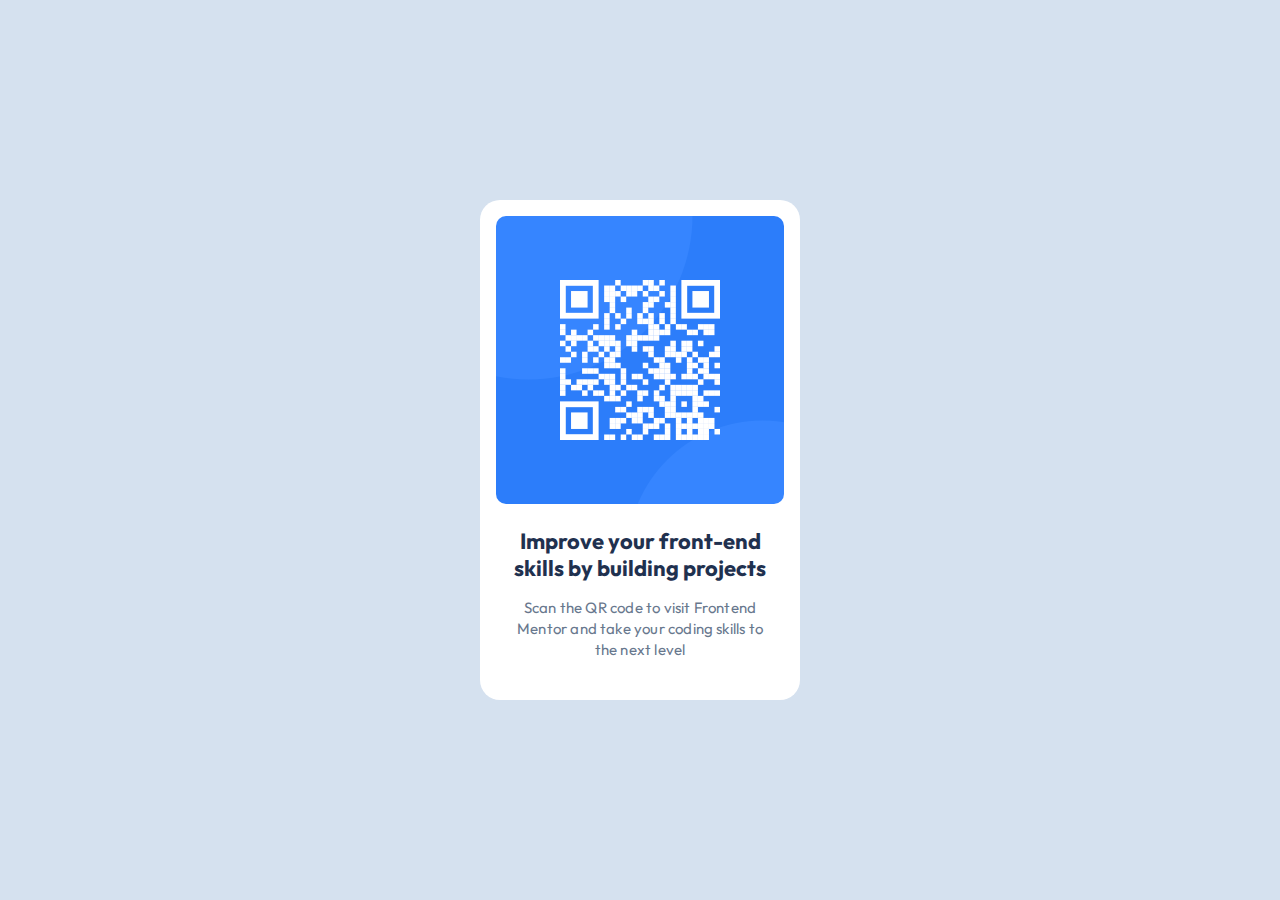
<file: qr-code-component-main/index.html>
<!DOCTYPE html>
<html lang="en">
  <head>
    <meta charset="UTF-8" />
    <meta name="viewport" content="width=device-width, initial-scale=1.0" />
    <!-- displays site properly based on user's device -->

    <link
      rel="icon"
      type="image/png"
      sizes="32x32"
      href="./images/favicon-32x32.png"
    />

    <link rel="preconnect" href="https://fonts.googleapis.com" />
    <link rel="preconnect" href="https://fonts.gstatic.com" crossorigin />
    <link
      href="https://fonts.googleapis.com/css2?family=Outfit:wght@100..900&display=swap"
      rel="stylesheet"
    />

    <title>Frontend Mentor | QR code component</title>

    <link rel="stylesheet" href="style.css" />
  </head>
  <body>
    <div class="container">
      <img
        class="container__qr_image"
        src="./images/image-qr-code.png"
        alt=""
      />
      <div class="container__desc">
        <h2 class="container__desc--heading">
          Improve your front-end skills by building projects
        </h2>
        <p>
          Scan the QR code to visit Frontend Mentor and take your coding skills
          to the next level
        </p>
      </div>
    </div>
  </body>
</html>
</file>
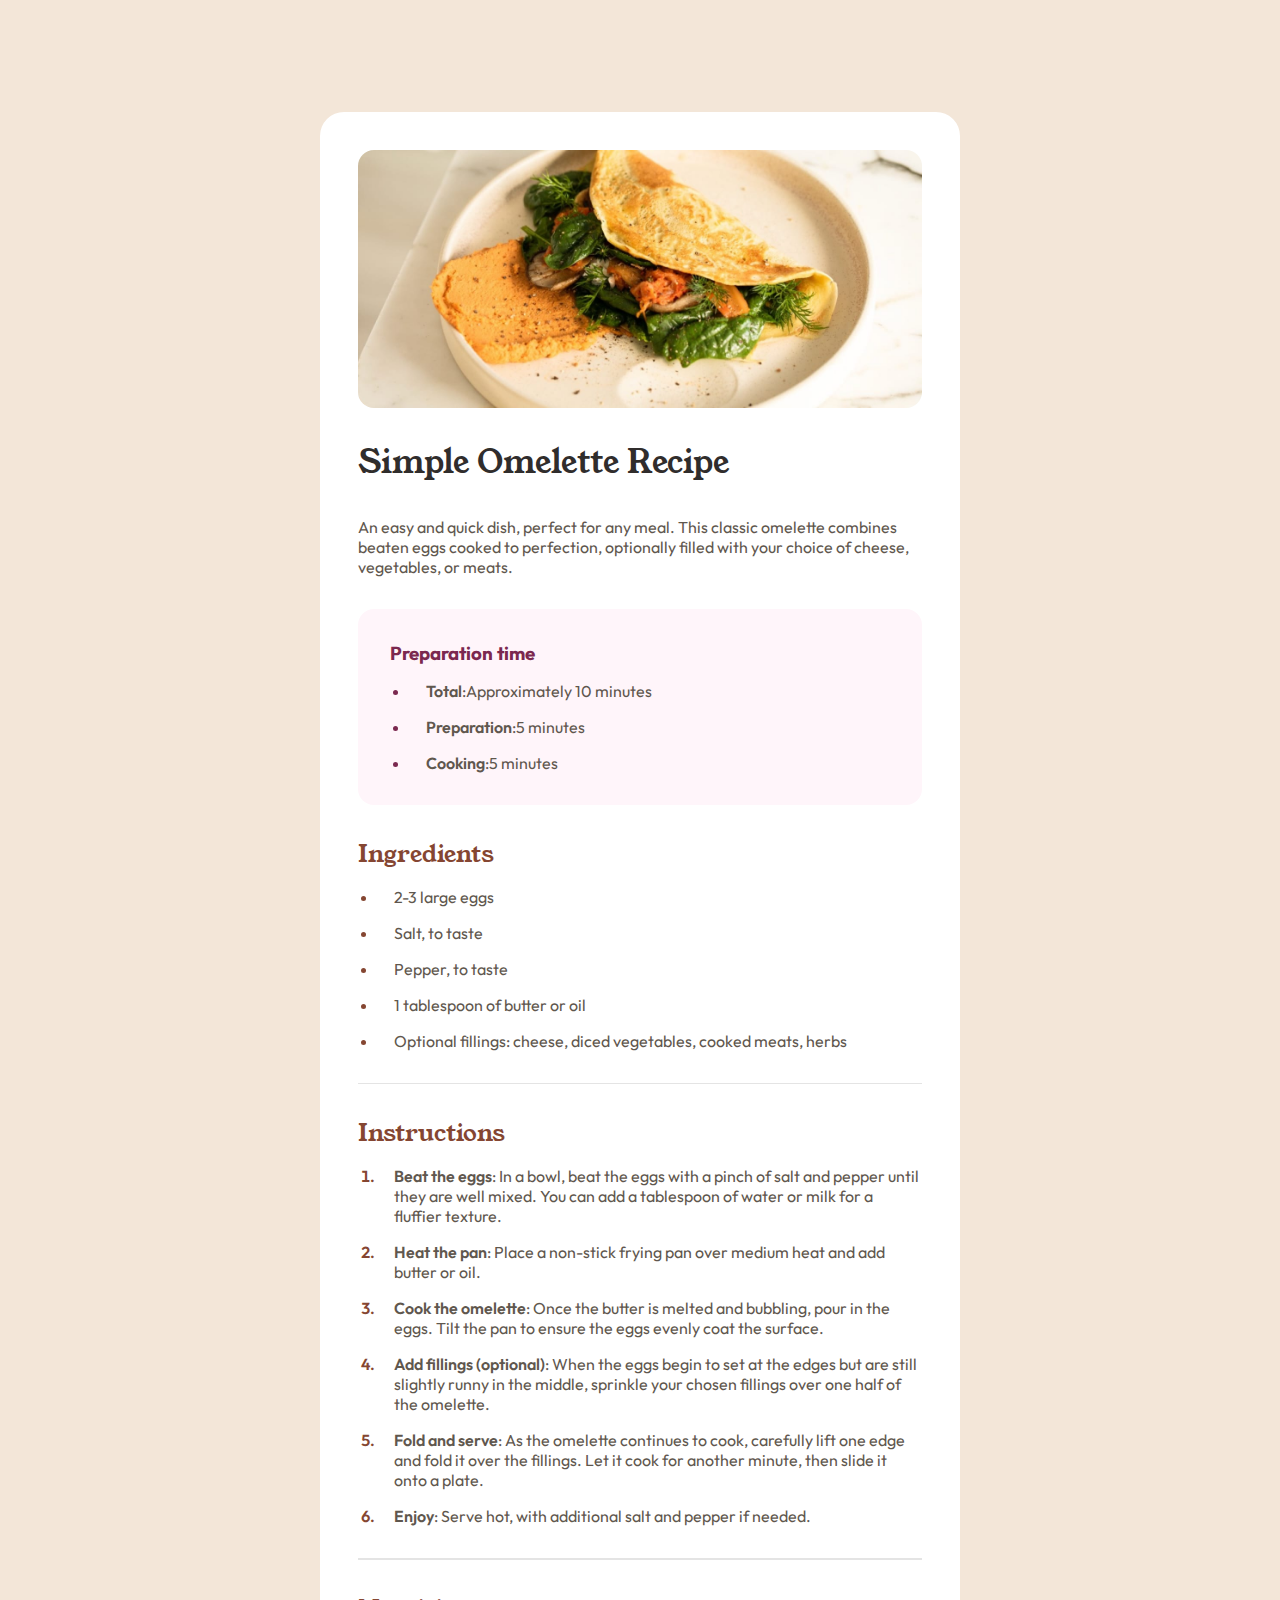
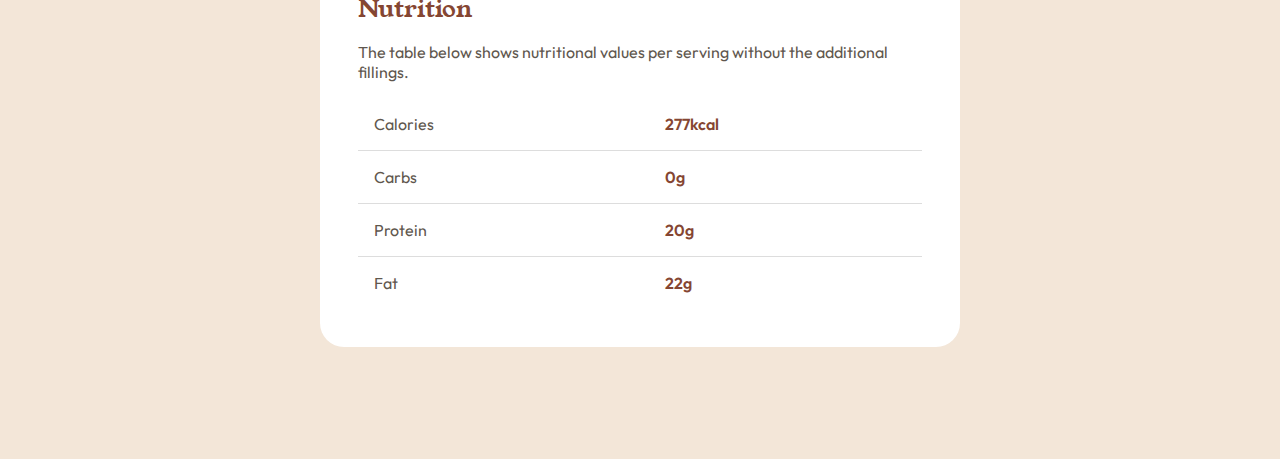
<file: recipe-page-main/index.html>
<!DOCTYPE html>
<html lang="en">
  <head>
    <meta charset="UTF-8" />
    <meta name="viewport" content="width=device-width, initial-scale=1.0" />

    <link
      rel="icon"
      type="image/png"
      sizes="32x32"
      href="./assets/images/favicon-32x32.png"
    />

    <title>Frontend Mentor | Recipe page</title>

    <link rel="stylesheet" href="style.css" />
    <link rel="preconnect" href="https://fonts.googleapis.com" />
    <link rel="preconnect" href="https://fonts.gstatic.com" crossorigin />
    <link
      href="https://fonts.googleapis.com/css2?family=Young+Serif&display=swap"
      rel="stylesheet"
    />
    <link
      href="https://fonts.googleapis.com/css2?family=Outfit:wght@100..900&display=swap"
      rel="stylesheet"
    />
  </head>
  <body>
    <div class="container">
      <img src="./assets/images/image-omelette.jpeg" alt="image-omelette" />
      <div class="container__items">
        <h1>Simple Omelette Recipe</h1>
        <p>
          An easy and quick dish, perfect for any meal. This classic omelette
          combines beaten eggs cooked to perfection, optionally filled with your
          choice of cheese, vegetables, or meats.
        </p>
        <div class="container__items__preparation_time">
          <h3>Preparation time</h3>
          <ul>
            <li><span>Total</span>:Approximately 10 minutes</li>
            <li><span>Preparation</span>:5 minutes</li>
            <li><span>Cooking</span>:5 minutes</li>
          </ul>
        </div>
        <div class="container__items__ingredients">
          <h2>Ingredients</h2>
          <ul>
            <li>2-3 large eggs</li>
            <li>Salt, to taste</li>
            <li>Pepper, to taste</li>
            <li>1 tablespoon of butter or oil</li>
            <li>
              Optional fillings: cheese, diced vegetables, cooked meats, herbs
            </li>
          </ul>
        </div>
        <hr />
        <div class="container__items__instructions">
          <h2>Instructions</h2>
          <ol>
            <li>
              <span>Beat the eggs</span>: In a bowl, beat the eggs with a pinch
              of salt and pepper until they are well mixed. You can add a
              tablespoon of water or milk for a fluffier texture.
            </li>
            <li>
              <span>Heat the pan</span>: Place a non-stick frying pan over
              medium heat and add butter or oil.
            </li>
            <li>
              <span>Cook the omelette</span>: Once the butter is melted and
              bubbling, pour in the eggs. Tilt the pan to ensure the eggs evenly
              coat the surface.
            </li>
            <li>
              <span>Add fillings (optional)</span>: When the eggs begin to set
              at the edges but are still slightly runny in the middle, sprinkle
              your chosen fillings over one half of the omelette.
            </li>
            <li>
              <span>Fold and serve</span>: As the omelette continues to cook,
              carefully lift one edge and fold it over the fillings. Let it cook
              for another minute, then slide it onto a plate.
            </li>
            <li>
              <span>Enjoy</span>: Serve hot, with additional salt and pepper if
              needed.
            </li>
          </ol>
        </div>
        <hr class="horizontal__styles" />
        <div class="container__items__nutrition">
          <h2>Nutrition</h2>
          <p>
            The table below shows nutritional values per serving without the
            additional fillings.
          </p>
          <table>
            <tr>
              <th class="table__item">Calories</th>
              <th class="table__item__value">277kcal</th>
            </tr>
            <tr>
              <th class="table__item">Carbs</th>
              <th class="table__item__value">0g</th>
            </tr>
            <tr>
              <th class="table__item">Protein</th>
              <th class="table__item__value">20g</th>
            </tr>
            <tr>
              <th class="table__item">Fat</th>
              <th class="table__item__value">22g</th>
            </tr>
          </table>
        </div>
      </div>
    </div>
  </body>
</html>
</file>
<file: qr-code-component-main/style.css>
* {
  padding: 0px;
  margin: 0px;
  box-sizing: border-box;
}
body {
  background-color: #d5e1ef;
  display: flex;
  align-items: center;
  justify-content: center;
  height: 100vh;
  font-family: outfit, sans-serif;
}
.container {
  background-color: #ffffff;
  padding: 16px 16px 40px 16px;
  display: flex;
  flex-direction: column;
  gap: 24px;
  text-align: center;
  width: 320px;
  border-radius: 20px;
  box-shadow: black;
}
.container__qr_image {
  border-radius: 10px;
}
.container__desc {
  padding: 0px 16px;
}
.container__desc h2 {
  color: #1f314f;
  font-size: 22px;
  line-height: 120%;
  font-weight: bold;
}
.container__desc p {
  color: #68778d;
  font-size: 15px;
  line-height: 140%;
  font-weight: normal;
  padding-top: 16px;
  letter-spacing: 0.19px;
}
</file>
<file: recipe-page-main/style.css>
* {
  margin: 0;
  padding: 0;
  box-sizing: border-box;
}
body {
  background-color: hsl(30, 54%, 90%);
}
li {
  font-family: outfit, sans-serif;
  color: hsl(30, 10%, 34%);
  font-weight: 400;
  padding-left: 1rem;
  margin-left: 1.2rem;
  padding-top: 1rem;
}
li > span {
  font-weight: 600;
}
hr {
  background-color: #e4e4e4;
  height: 1px;
  border: none;
}
.container {
  display: grid;
  place-items: center;
  gap: 2rem;
  margin: 7rem auto;
  width: 50%;
  background-color: hsl(0, 0%, 100%);
  padding: 2.4rem;
  border-radius: 1.5rem;
}
.container > img {
  width: 100%;
  border-radius: 1rem;
}
.container__items {
  display: flex;
  flex-direction: column;
  gap: 2rem;
}
.container__items h1 {
  color: hsl(24, 5%, 18%);
  font-family: Young Serif, sans-serif;
  font-weight: 400;
}
.container__items > p {
  color: hsl(30, 10%, 34%);
  font-family: outfit, sans-serif;
  font-size: 16px;
}
.container__items h2 {
  color: hsl(14, 45%, 36%);
  font-family: Young Serif, sans-serif;
  font-weight: 400;
}
.container__items__ingredients > ul > li::marker,
.container__items__instructions > ol > li::marker {
  color: hsl(14, 45%, 36%);
  font-weight: 600;
}
.container__items__preparation_time {
  background-color: hsl(330, 100%, 98%);
  border-radius: 1rem;
  padding: 2rem;
  font-family: outfit, sans-serif;
}
.horizontal__styles {
  background-color: #e4e4e4;
  height: 2px;
  border: none;
}
.container__items__preparation_time h3,
.container__items__preparation_time > ul > li::marker {
  color: hsl(332, 51%, 32%);
}
.container__items__nutrition {
  display: flex;
  flex-direction: column;
  gap: 1rem;
}
.container__items__nutrition p {
  font-family: outfit, sans-serif;
  color: hsl(30, 10%, 34%);
}
table {
  font-family: outfit, sans-serif;
  border-collapse: collapse;
}
.table__item {
  color: hsl(30, 10%, 34%);
  font-weight: 400;
  padding: 1rem;
  text-align: start;
}
.table__item__value {
  color: hsl(14, 45%, 36%);
  font-weight: 600;
  padding: 1rem;
  text-align: start;
}
tr {
  border-bottom: 1px solid #ddd;
}
table tr:last-child {
  border-bottom: none;
}

/* for large devices */
@media only screen and (max-width: 1200px) {
  .container {
    width: 50%;
  }
}
/* for medium devices */
@media only screen and (max-width: 900px) {
  .container {
    width: 80%;
  }
}
/* for small devices */
@media only screen and (max-width: 600px) {
  .container {
    width: 100%;
    margin: 0px;
    padding: 0px;
    border-radius: 0px;
  }
  .container__items {
    padding: 2rem;
  }
  .container > img {
    border-radius: 0px;
  }
}
</file>
